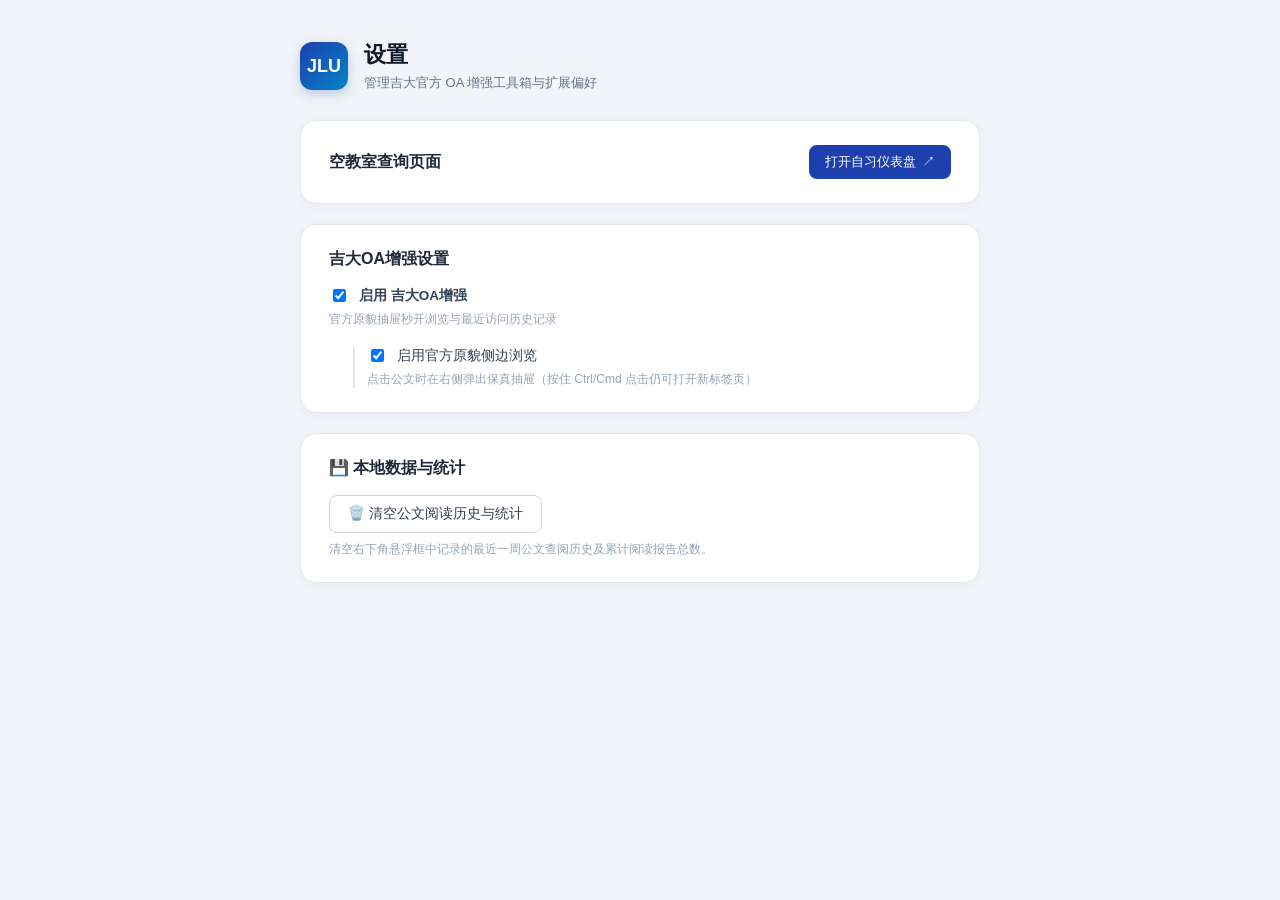
<file: options/options.html>
<!DOCTYPE html>
<html lang="zh-CN">

<head>
  <meta charset="UTF-8">
  <title>need_more_jlu - 高级自定义与偏好设置</title>
  <link rel="stylesheet" href="options.css">
</head>

<body>
  <div class="options-wrapper">
    <div class="options-header">
      <div class="logo-box">JLU</div>
      <div>
        <h1>设置</h1>
        <p>管理吉大官方 OA 增强工具箱与扩展偏好</p>
      </div>
    </div>

    <!-- Study Dashboard Navigation Card -->
    <div class="settings-card">
      <div style="display: flex; justify-content: space-between; align-items: center;">
        <h2 style="margin: 0;">空教室查询页面</h2>
        <a href="../dashboard/index.html" target="_blank" class="btn btn-primary" style="white-space: nowrap; text-decoration: none; display: inline-flex; align-items: center; gap: 6px; padding: 8px 16px; font-size: 13px;">
          <span>打开自习仪表盘</span>
          <span>↗</span>
        </a>
      </div>
    </div>

    <!-- OA Toolbox Settings -->
    <div class="settings-card">
      <h2>吉大OA增强设置</h2>
      <div class="form-group">
        <label class="checkbox-label" style="font-weight: 600;">
          <input type="checkbox" id="oa-tools-enabled" checked />
          <span>启用 吉大OA增强</span>
        </label>
        <span class="help-text">官方原貌抽屉秒开浏览与最近访问历史记录</span>
      </div>

      <div id="oa-sub-options"
        style="margin-left: 24px; padding-left: 12px; border-left: 2px solid #e2e8f0; margin-top: 12px; display: flex; flex-direction: column; gap: 16px;">
        <div class="form-group" style="margin-bottom: 0;">
          <label class="checkbox-label">
            <input type="checkbox" id="drawer-preview-enabled" checked />
            <span>启用官方原貌侧边浏览</span>
          </label>
          <span class="help-text">点击公文时在右侧弹出保真抽屉（按住 Ctrl/Cmd 点击仍可打开新标签页）</span>
        </div>
      </div>
    </div>

    <!-- Data Management Card -->
    <div class="settings-card">
      <h2>💾 本地数据与统计</h2>
      <div style="display: flex; gap: 12px; flex-wrap: wrap; align-items: center;">
        <button type="button" class="btn btn-secondary" id="btn-clear-history">🗑️ 清空公文阅读历史与统计</button>
      </div>
      <span class="help-text" style="margin-top: 8px;">清空右下角悬浮框中记录的最近一周公文查阅历史及累计阅读报告总数。</span>
    </div>
    </div>

    <!-- Dynamic Top Toast Notification -->
    <div id="toast-notification" class="toast-notification">
      <span class="toast-dot"></span>
      <span class="toast-message" id="toast-message">设置已保存</span>
    </div>
  </div>

  <script src="options.js"></script>
</body>

</html>
</file>
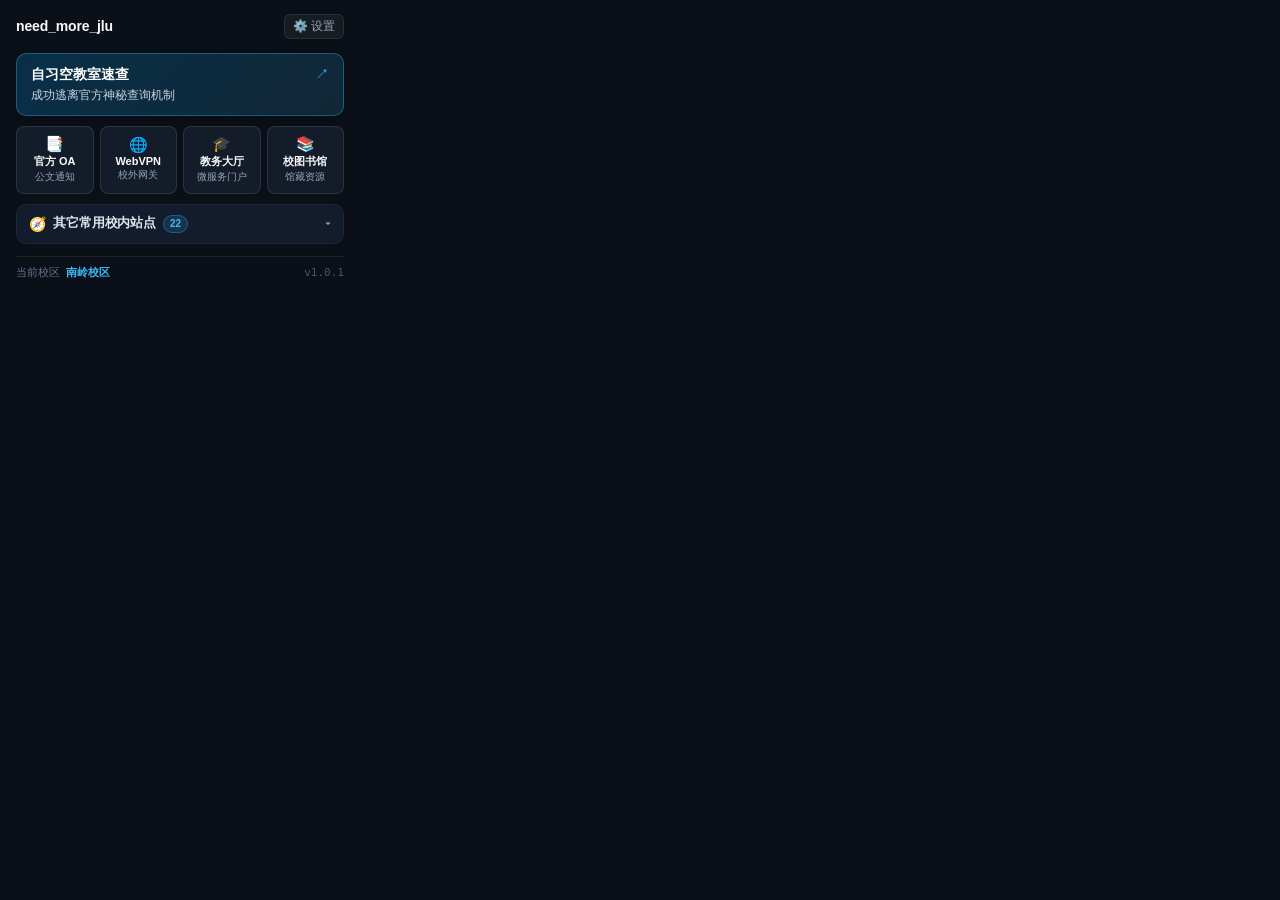
<file: popup/popup.html>
<!DOCTYPE html>
<html lang="zh-CN">

<head>
  <meta charset="UTF-8">
  <title>need_more_jlu</title>
  <link rel="stylesheet" href="popup.css">
</head>

<body>
  <div class="popup-container">
    <!-- Header -->
    <header class="popup-header">
      <div class="brand">
        <span class="brand-title">need_more_jlu</span>
      </div>
      <a href="../options/options.html" target="_blank" class="settings-link" title="扩展设置">⚙️ 设置</a>
    </header>

    <!-- Main Navigation Actions -->
    <div class="actions-group">
      <!-- 1. Classroom Study Dashboard -->
      <button class="action-card action-primary" id="btn-open-dashboard" title="打开自习空教室仪表盘">
        <div class="action-main">
          <div class="action-title-row">
            <span class="action-title">自习空教室速查</span>
            <span class="action-arrow">↗</span>
          </div>
          <div class="action-desc">成功逃离官方神秘查询机制</div>
        </div>
      </button>

      <!-- 2. Intranet Portals (OA / WebVPN / EMAP Home) -->
      <div class="action-row-grid">
        <!-- 2.1 Official OA -->
        <button class="action-mini-card" id="btn-open-oa" title="打开吉大官方 OA (自动感知直连/VPN)">
          <div class="action-mini-icon">📑</div>
          <div class="action-mini-title">官方 OA</div>
          <div class="action-mini-desc">公文通知</div>
        </button>

        <!-- 2.2 WebVPN Portal -->
        <button class="action-mini-card" id="btn-open-vpn" title="打开吉大校外 WebVPN 门户 (vpn.jlu.edu.cn)">
          <div class="action-mini-icon">🌐</div>
          <div class="action-mini-title">WebVPN</div>
          <div class="action-mini-desc">校外网关</div>
        </button>

        <!-- 2.3 EMAP Home Portal -->
        <button class="action-mini-card" id="btn-open-emap" title="打开吉大教务微服务办事大厅 (自动感知直连/VPN)">
          <div class="action-mini-icon">🎓</div>
          <div class="action-mini-title">教务大厅</div>
          <div class="action-mini-desc">微服务门户</div>
        </button>

        <!-- 2.4 Library Portal -->
        <button class="action-mini-card" id="btn-open-lib" title="打开吉林大学图书馆 (lib.jlu.edu.cn)">
          <div class="action-mini-icon">📚</div>
          <div class="action-mini-title">校图书馆</div>
          <div class="action-mini-desc">馆藏资源</div>
        </button>
      </div>

      <!-- 3. Campus Sites Expandable Directory -->
      <div class="portal-accordion" id="portalAccordion">
        <div class="accordion-header" id="btnToggleAccordion" title="点击展开/收起常用校内网站导航">
          <div class="accordion-title-box">
            <span class="accordion-icon">🧭</span>
            <span class="accordion-title">其它常用校内站点</span>
            <span class="portal-count-badge" id="portalCountBadge">22</span>
          </div>
          <span class="accordion-arrow" id="accordionArrow">▾</span>
        </div>

        <div class="accordion-body" id="accordionBody">
          <div class="search-box-wrapper">
            <input type="text" id="portalSearchInput" class="portal-search-input" placeholder="搜索网站名称或功能..."
              autocomplete="off" />
          </div>
          <div class="portal-list-scroll" id="portalList">
            <!-- 动态渲染网站卡片 -->
          </div>
          <div class="easter-egg-container" id="easterEggWrapper" title="点击体验百度吉大">
            <span class="easter-egg-text" id="easterEggText">话说，直接百度会不会更快...?</span>
          </div>
        </div>
      </div>
    </div>

    <!-- Campus & Status Footer -->
    <footer class="popup-footer">
      <div class="campus-indicator">
        <span class="campus-label">当前校区</span>
        <span class="campus-name" id="popupCampusName">南岭校区</span>
      </div>
      <span class="version-label" id="popupVersionLabel">v1.0.1</span>
    </footer>
  </div>

  <script type="module" src="popup.js"></script>
</body>

</html>
</file>
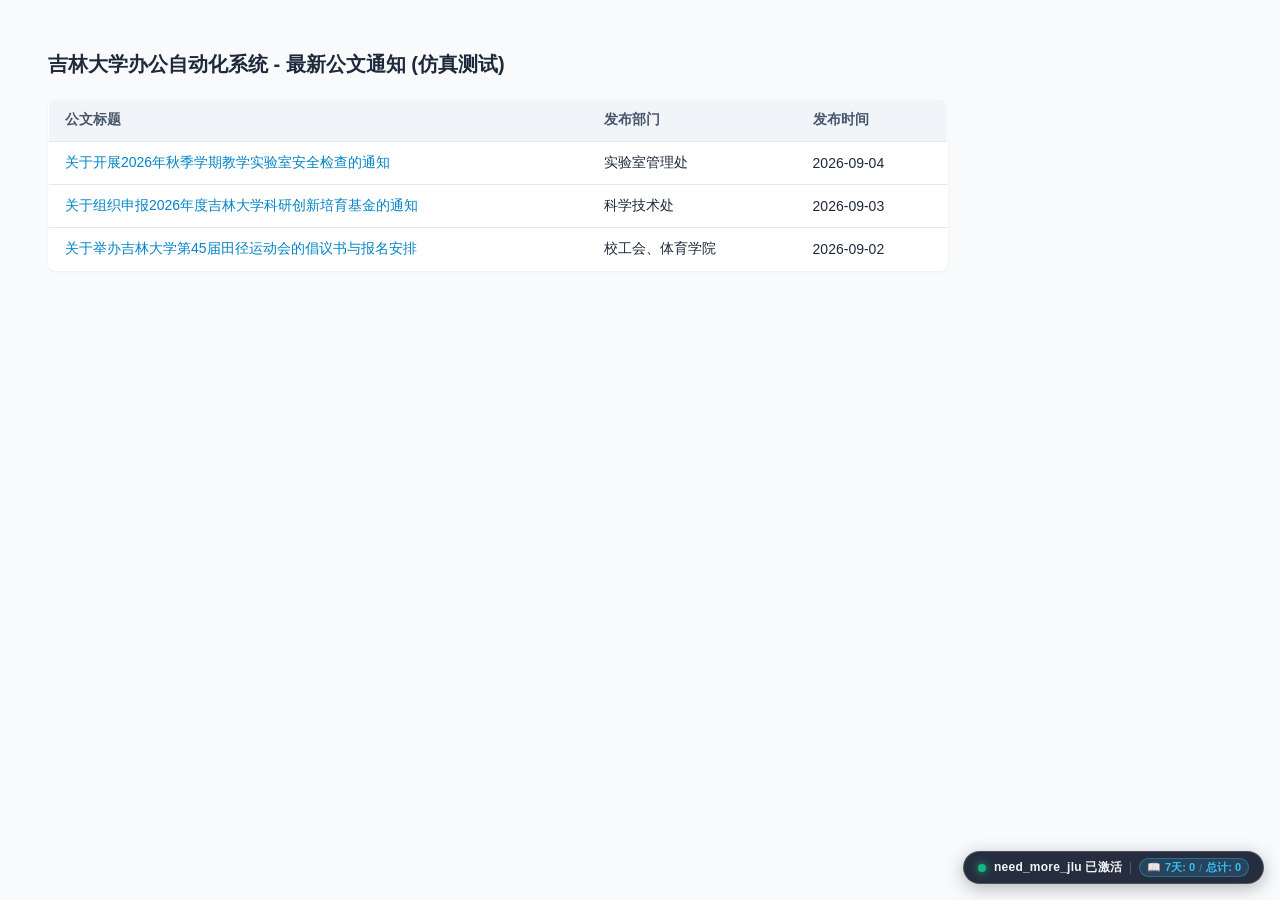
<file: test/oa_mock.html>
<!DOCTYPE html>
<html lang="zh-CN">
<head>
  <meta charset="UTF-8">
  <title>吉林大学办公自动化系统 (OA 仿真测试页)</title>
  <link rel="stylesheet" href="../content/inject.css">
  <style>
    body { font-family: -apple-system, BlinkMacSystemFont, "Segoe UI", Roboto, sans-serif; padding: 30px 40px; background: #f8fafc; color: #1e293b; }
    h1 { font-size: 20px; margin-bottom: 20px; }
    table { width: 100%; max-width: 900px; border-collapse: collapse; background: #fff; border: 1px solid #cbd5e1; border-radius: 8px; overflow: hidden; box-shadow: 0 1px 3px rgba(0,0,0,0.05); }
    th, td { padding: 12px 16px; border-bottom: 1px solid #e2e8f0; font-size: 14px; text-align: left; }
    th { background: #f1f5f9; color: #475569; font-weight: 600; }
    a { color: #0284c7; text-decoration: none; }
    a:hover { text-decoration: underline; }
  </style>
</head>
<body>
  <h1>吉林大学办公自动化系统 - 最新公文通知 (仿真测试)</h1>
  <table>
    <thead>
      <tr>
        <th style="width: 60%;">公文标题</th>
        <th>发布部门</th>
        <th>发布时间</th>
      </tr>
    </thead>
    <tbody>
      <tr>
        <td><a href="https://oa.jlu.edu.cn/defaultroot/PortalInformation!getInformation.action?id=99001">关于开展2026年秋季学期教学实验室安全检查的通知</a></td>
        <td>实验室管理处</td>
        <td>2026-09-04</td>
      </tr>
      <tr>
        <td><a href="https://oa.jlu.edu.cn/defaultroot/PortalInformation!getInformation.action?id=99002">关于组织申报2026年度吉林大学科研创新培育基金的通知</a></td>
        <td>科学技术处</td>
        <td>2026-09-03</td>
      </tr>
      <tr>
        <td><a href="https://oa.jlu.edu.cn/defaultroot/PortalInformation!getInformation.action?id=99003">关于举办吉林大学第45届田径运动会的倡议书与报名安排</a></td>
        <td>校工会、体育学院</td>
        <td>2026-09-02</td>
      </tr>
    </tbody>
  </table>

  <script src="../content/drawer.js"></script>
  <script src="../content/inject.js"></script>
</body>
</html>
</file>
<file: options/options.css>
/* options.css - need_more_jlu */

body {
  margin: 0;
  padding: 40px 20px;
  background-color: #f1f5f9;
  font-family: -apple-system, BlinkMacSystemFont, "Segoe UI", Roboto, "PingFang SC", sans-serif;
  color: #0f172a;
}

.options-wrapper {
  max-width: 680px;
  margin: 0 auto;
}

.options-header {
  display: flex;
  align-items: center;
  gap: 16px;
  margin-bottom: 28px;
}

.logo-box {
  width: 48px;
  height: 48px;
  background: linear-gradient(135deg, #1e40af, #0284c7);
  border-radius: 12px;
  display: flex;
  align-items: center;
  justify-content: center;
  color: #fff;
  font-weight: 800;
  font-size: 18px;
  box-shadow: 0 4px 12px rgba(30, 64, 175, 0.25);
}

.options-header h1 {
  margin: 0;
  font-size: 22px;
  font-weight: 700;
}

.options-header p {
  margin: 4px 0 0 0;
  font-size: 13px;
  color: #64748b;
}

.settings-card {
  background: #ffffff;
  border: 1px solid #e2e8f0;
  border-radius: 16px;
  padding: 24px 28px;
  margin-bottom: 20px;
  box-shadow: 0 2px 8px rgba(0, 0, 0, 0.04);
}

.settings-card h2 {
  margin: 0 0 16px 0;
  font-size: 16px;
  font-weight: 600;
  color: #1e293b;
}

.form-group {
  margin-bottom: 18px;
}

.form-group:last-child {
  margin-bottom: 0;
}

.form-group label {
  display: block;
  font-size: 13px;
  font-weight: 500;
  color: #475569;
  margin-bottom: 6px;
}

.form-control {
  width: 100%;
  padding: 9px 12px;
  border-radius: 8px;
  border: 1px solid #cbd5e1;
  font-size: 13.5px;
  box-sizing: border-box;
  outline: none;
  transition: border-color 0.2s, box-shadow 0.2s;
}

.form-control:focus {
  border-color: #0284c7;
  box-shadow: 0 0 0 3px rgba(2, 132, 199, 0.15);
}

.help-text {
  font-size: 12px;
  color: #94a3b8;
  margin-top: 4px;
  display: block;
}

.checkbox-label {
  display: flex !important;
  align-items: center;
  gap: 10px;
  cursor: pointer;
  font-size: 13.5px !important;
  color: #334155 !important;
}

.btn {
  padding: 9px 18px;
  font-size: 13.5px;
  font-weight: 500;
  border-radius: 8px;
  border: none;
  cursor: pointer;
  transition: all 0.2s;
}

.btn-primary {
  background: #1e40af;
  color: #ffffff;
}

.btn-primary:hover {
  background: #1d4ed8;
}

.btn-secondary {
  background: #ffffff;
  border: 1px solid #cbd5e1;
  color: #334155;
}

.btn-secondary:hover {
  background: #f8fafc;
}

.save-status {
  font-size: 13px;
  color: #10b981;
  margin-right: 12px;
  display: none;
}

/* Dynamic Top Notification Toast */
.toast-notification {
  position: fixed;
  top: 24px;
  left: 50%;
  transform: translateX(-50%) translateY(-50px);
  background: rgba(15, 23, 42, 0.94);
  backdrop-filter: blur(16px);
  -webkit-backdrop-filter: blur(16px);
  color: #ffffff;
  padding: 10px 22px;
  border-radius: 30px;
  font-size: 13.5px;
  font-weight: 500;
  display: flex;
  align-items: center;
  gap: 10px;
  box-shadow: 0 12px 32px rgba(0, 0, 0, 0.28), 0 0 0 1px rgba(255, 255, 255, 0.12);
  opacity: 0;
  pointer-events: none;
  transition: transform 0.35s cubic-bezier(0.16, 1, 0.3, 1), opacity 0.25s ease;
  z-index: 99999;
}

.toast-notification.show {
  opacity: 1;
  transform: translateX(-50%) translateY(0);
  pointer-events: auto;
}

.toast-dot {
  width: 8px;
  height: 8px;
  border-radius: 50%;
  background: #10b981;
  box-shadow: 0 0 8px #10b981;
  flex-shrink: 0;
}
</file>
<file: popup/popup.css>
/* popup.css - need_more_jlu minimalist & pragmatic popup */

* {
  box-sizing: border-box;
  margin: 0;
  padding: 0;
}

body {
  font-family: -apple-system, BlinkMacSystemFont, "Segoe UI", Roboto, "PingFang SC", "Hiragino Sans GB", "Microsoft YaHei", sans-serif;
  background-color: #0b0f17;
  color: #f1f5f9;
  width: 360px;
  line-height: 1.4;
}

.popup-container {
  padding: 14px 16px;
  display: flex;
  flex-direction: column;
  gap: 12px;
}

/* Header */
.popup-header {
  display: flex;
  justify-content: space-between;
  align-items: center;
  padding-bottom: 2px;
}

.brand {
  display: flex;
  align-items: center;
}

.brand-title {
  font-size: 14px;
  font-weight: 700;
  letter-spacing: -0.01em;
  color: #f8fafc;
}

.settings-link {
  font-size: 12px;
  color: #94a3b8;
  text-decoration: none;
  padding: 3px 8px;
  border-radius: 6px;
  background: rgba(255, 255, 255, 0.05);
  border: 1px solid rgba(255, 255, 255, 0.08);
  transition: all 0.15s ease;
}

.settings-link:hover {
  color: #38bdf8;
  background: rgba(56, 189, 248, 0.12);
  border-color: rgba(56, 189, 248, 0.3);
}

/* Actions Group */
.actions-group {
  display: flex;
  flex-direction: column;
  gap: 10px;
}

.action-card {
  width: 100%;
  border: none;
  cursor: pointer;
  border-radius: 10px;
  padding: 12px 14px;
  text-align: left;
  transition: all 0.18s ease;
  outline: none;
  font-family: inherit;
}

.action-primary {
  background: linear-gradient(135deg, rgba(2, 132, 199, 0.28) 0%, rgba(56, 189, 248, 0.14) 100%);
  border: 1px solid rgba(56, 189, 248, 0.35);
  box-shadow: 0 2px 10px rgba(0, 0, 0, 0.25);
}

.action-primary:hover {
  background: linear-gradient(135deg, rgba(2, 132, 199, 0.38) 0%, rgba(56, 189, 248, 0.22) 100%);
  border-color: #38bdf8;
  transform: translateY(-1px);
  box-shadow: 0 4px 16px rgba(56, 189, 248, 0.3);
}

.action-row-grid {
  display: grid;
  grid-template-columns: repeat(4, 1fr);
  gap: 6px;
}

.action-mini-card {
  display: flex;
  flex-direction: column;
  justify-content: center;
  align-items: center;
  text-align: center;
  padding: 9px 2px;
  background: rgba(30, 41, 59, 0.55);
  border: 1px solid rgba(255, 255, 255, 0.10);
  border-radius: 8px;
  cursor: pointer;
  transition: all 0.18s ease;
  outline: none;
  font-family: inherit;
  color: #f8fafc;
}

.action-mini-card:hover {
  background: rgba(30, 41, 59, 0.85);
  border-color: rgba(56, 189, 248, 0.4);
  transform: translateY(-1px);
  box-shadow: 0 4px 12px rgba(0, 0, 0, 0.3);
}

.action-mini-icon {
  font-size: 15px;
  margin-bottom: 3px;
  line-height: 1;
}

.action-mini-title {
  font-size: 11px;
  font-weight: 700;
  color: #f8fafc;
  white-space: nowrap;
}

.action-mini-desc {
  font-size: 9.5px;
  color: #94a3b8;
  margin-top: 2px;
  white-space: nowrap;
}

.action-main {
  display: flex;
  flex-direction: column;
  gap: 4px;
}

.action-title-row {
  display: flex;
  justify-content: space-between;
  align-items: center;
}

.action-title {
  font-size: 14px;
  font-weight: 700;
  color: #f8fafc;
}

.action-primary .action-title {
  color: #ffffff;
}

.action-arrow {
  font-size: 14px;
  color: #94a3b8;
  transition: transform 0.15s ease;
}

.action-primary .action-arrow {
  color: #38bdf8;
}

.action-card:hover .action-arrow {
  transform: translate(2px, -2px);
  color: #38bdf8;
}

.action-desc {
  font-size: 11.5px;
  color: #94a3b8;
}

.action-primary .action-desc {
  color: #cbd5e1;
}

/* ==========================================================================
   Campus Portals Expandable Directory (Accordion)
   ========================================================================== */

.portal-accordion {
  display: flex;
  flex-direction: column;
  background: rgba(15, 23, 42, 0.65);
  border: 1px solid rgba(255, 255, 255, 0.08);
  border-radius: 10px;
  overflow: hidden;
  transition: all 0.2s ease;
}

.portal-accordion:hover {
  border-color: rgba(56, 189, 248, 0.25);
}

.accordion-header {
  display: flex;
  justify-content: space-between;
  align-items: center;
  padding: 10px 12px;
  cursor: pointer;
  user-select: none;
  background: rgba(30, 41, 59, 0.4);
  transition: background 0.15s ease;
}

.accordion-header:hover {
  background: rgba(30, 41, 59, 0.7);
}

.accordion-title-box {
  display: flex;
  align-items: center;
  gap: 7px;
}

.accordion-icon {
  font-size: 14px;
  line-height: 1;
}

.accordion-title {
  font-size: 12.5px;
  font-weight: 600;
  color: #e2e8f0;
  letter-spacing: -0.01em;
}

.portal-count-badge {
  font-size: 10px;
  font-weight: 600;
  padding: 1px 6px;
  border-radius: 10px;
  background: rgba(56, 189, 248, 0.15);
  color: #38bdf8;
  border: 1px solid rgba(56, 189, 248, 0.3);
}

.accordion-arrow {
  font-size: 12px;
  color: #94a3b8;
  transition: transform 0.25s ease;
}

/* Accordion Open State */
.portal-accordion.expanded .accordion-arrow {
  transform: rotate(180deg);
  color: #38bdf8;
}

.accordion-body {
  display: none;
  flex-direction: column;
  padding: 10px 10px 8px;
  border-top: 1px solid rgba(255, 255, 255, 0.06);
  background: rgba(11, 15, 23, 0.4);
}

.portal-accordion.expanded .accordion-body {
  display: flex;
}

/* Search input */
.search-box-wrapper {
  margin-bottom: 8px;
}

.portal-search-input {
  width: 100%;
  padding: 7px 10px;
  font-size: 11.5px;
  color: #f1f5f9;
  background: rgba(15, 23, 42, 0.8);
  border: 1px solid rgba(255, 255, 255, 0.12);
  border-radius: 6px;
  outline: none;
  font-family: inherit;
  transition: all 0.15s ease;
}

.portal-search-input::placeholder {
  color: #64748b;
  font-size: 11px;
}

.portal-search-input:focus {
  border-color: #38bdf8;
  background: rgba(15, 23, 42, 0.95);
  box-shadow: 0 0 0 2px rgba(56, 189, 248, 0.2);
}

/* Portal List Scroll Area */
.portal-list-scroll {
  max-height: 250px;
  overflow-y: auto;
  padding-right: 2px;
  display: flex;
  flex-direction: column;
  gap: 6px;
  scrollbar-width: thin;
  scrollbar-color: rgba(56, 189, 248, 0.3) transparent;
}

.portal-list-scroll::-webkit-scrollbar {
  width: 4px;
}

.portal-list-scroll::-webkit-scrollbar-track {
  background: transparent;
}

.portal-list-scroll::-webkit-scrollbar-thumb {
  background: rgba(56, 189, 248, 0.25);
  border-radius: 4px;
}

.portal-list-scroll::-webkit-scrollbar-thumb:hover {
  background: rgba(56, 189, 248, 0.5);
}

/* Portal Card Item */
.portal-item-card {
  display: flex;
  align-items: center;
  gap: 9px;
  padding: 7px 8px;
  border-radius: 6px;
  background: rgba(30, 41, 59, 0.35);
  border: 1px solid rgba(255, 255, 255, 0.05);
  cursor: pointer;
  transition: all 0.15s ease;
}

.portal-item-card:hover {
  background: rgba(30, 41, 59, 0.75);
  border-color: rgba(56, 189, 248, 0.3);
  transform: translateX(2px);
}

.portal-item-icon {
  font-size: 14px;
  flex-shrink: 0;
  line-height: 1;
}

.portal-item-info {
  flex: 1;
  min-width: 0;
  display: flex;
  flex-direction: column;
  gap: 2px;
}

.portal-item-header {
  display: flex;
  align-items: baseline;
  gap: 6px;
  overflow: hidden;
}

.portal-item-name {
  font-size: 11.5px;
  font-weight: 600;
  color: #f1f5f9;
  white-space: nowrap;
  overflow: hidden;
  text-overflow: ellipsis;
}

.portal-item-card:hover .portal-item-name {
  color: #38bdf8;
}

.portal-item-url {
  font-size: 9.5px;
  color: #64748b;
  font-family: monospace;
  white-space: nowrap;
  overflow: hidden;
  text-overflow: ellipsis;
  flex-shrink: 1;
}

.portal-item-desc {
  font-size: 10px;
  color: #94a3b8;
  line-height: 1.35;
  display: -webkit-box;
  -webkit-line-clamp: 2;
  -webkit-box-orient: vertical;
  overflow: hidden;
}

.portal-item-action {
  font-size: 11px;
  color: #64748b;
  flex-shrink: 0;
  transition: all 0.15s ease;
}

.portal-item-card:hover .portal-item-action {
  color: #38bdf8;
  transform: translate(1px, -1px);
}

.portal-empty-hint {
  text-align: center;
  padding: 16px 0;
  font-size: 11px;
  color: #64748b;
}

/* Easter Egg */
.easter-egg-container {
  margin-top: 8px;
  padding-top: 8px;
  border-top: 1px dashed rgba(255, 255, 255, 0.08);
  text-align: center;
  cursor: pointer;
  user-select: none;
}

.easter-egg-text {
  display: inline-block;
  font-size: 10.5px;
  color: #64748b;
  font-style: italic;
  padding: 3px 8px;
  border-radius: 4px;
  transition: all 0.2s cubic-bezier(0.34, 1.56, 0.64, 1);
}

.easter-egg-container:hover .easter-egg-text {
  color: #f59e0b;
  background: rgba(245, 158, 11, 0.08);
  transform: scale(1.03);
  text-shadow: 0 0 8px rgba(245, 158, 11, 0.3);
}

.easter-egg-text.active {
  color: #38bdf8;
  background: rgba(56, 189, 248, 0.15);
  font-weight: 600;
  transform: scale(1.05);
}

/* Footer */
.popup-footer {
  display: flex;
  justify-content: space-between;
  align-items: center;
  padding-top: 8px;
  border-top: 1px solid rgba(255, 255, 255, 0.08);
  font-size: 11px;
}

.campus-indicator {
  display: flex;
  align-items: center;
  gap: 6px;
}

.campus-label {
  color: #64748b;
}

.campus-name {
  color: #38bdf8;
  font-weight: 600;
}

.version-label {
  color: #475569;
  font-family: monospace;
}
</file>
<file: content/inject.css>
/* ===================================================================
   need_more_jlu - Authentic OA Toolbox & Drawer Stylesheet
   Preserves 100% native official DOM while augmenting with:
   1. Slide-out genuine iframe drawer
   2. "上次看到这里" progress separator line
   3. Subtle hover enhancement
   =================================================================== */

/* Link Hover Micro-Effect */
.nmj-enhanced-link {
  transition: color 0.15s ease, text-shadow 0.15s ease;
  position: relative;
}

.nmj-enhanced-link:hover {
  color: #0284c7 !important;
  text-decoration: underline !important;
}

/* -------------------------------------------------------------
   已读公文明显标灰视觉增强
   ------------------------------------------------------------- */
a.nmj-notice-read,
a.nmj-notice-read *,
.nmj-notice-read,
.nmj-notice-read * {
  color: #94a3b8 !important;
}

tr.nmj-row-read td,
tr.nmj-row-read td * {
  color: #94a3b8 !important;
}

tr.nmj-row-read {
  background-color: #f8fafc !important;
}

/* 鼠标悬停时恢复生动清晰的交互状态 */
tr.nmj-row-read:hover td,
tr.nmj-row-read:hover td *,
a.nmj-notice-read:hover,
a.nmj-notice-read:hover * {
  color: #0284c7 !important;
}

/* 显眼的 [已读] 徽章 */
.nmj-read-badge {
  display: inline-flex !important;
  align-items: center !important;
  justify-content: center !important;
  font-size: 11px !important;
  color: #64748b !important;
  background-color: #e2e8f0 !important;
  border: 1px solid #cbd5e1 !important;
  padding: 0 5px !important;
  height: 18px !important;
  line-height: 1 !important;
  border-radius: 4px !important;
  margin-right: 6px !important;
  font-weight: 600 !important;
  user-select: none !important;
  vertical-align: 1px !important;
  text-decoration: none !important;
}


/* -------------------------------------------------------------
   Slide-out Authentic Native Drawer
   ------------------------------------------------------------- */
#nmj-drawer-root {
  position: fixed;
  top: 0;
  left: 0;
  width: 100%;
  height: 100%;
  pointer-events: none;
  z-index: 9999999;
  font-family: -apple-system, BlinkMacSystemFont, "Segoe UI", Roboto, "Microsoft YaHei", sans-serif;
}

#nmj-drawer-overlay {
  position: fixed;
  top: 0;
  left: 0;
  width: 100%;
  height: 100%;
  background: rgba(15, 23, 42, 0.5);
  backdrop-filter: blur(4px);
  -webkit-backdrop-filter: blur(4px);
  opacity: 0;
  visibility: hidden;
  transition: opacity 0.25s ease, visibility 0.25s ease;
  pointer-events: auto;
}

#nmj-drawer-overlay.active {
  opacity: 1 !important;
  visibility: visible !important;
  display: block !important;
}

#nmj-drawer {
  position: fixed;
  top: 0;
  right: 0;
  width: 820px;
  min-width: 460px;
  max-width: 96vw;
  height: 100%;
  background: #ffffff;
  box-shadow: -12px 0 40px rgba(0, 0, 0, 0.35);
  transform: translateX(100%);
  transition: transform 0.28s cubic-bezier(0.16, 1, 0.3, 1);
  pointer-events: auto;
  display: flex;
  flex-direction: column;
  z-index: 10000000;
}

#nmj-drawer.active {
  transform: translateX(0) !important;
  display: flex !important;
  visibility: visible !important;
  opacity: 1 !important;
}

/* Draggable Resizer Handle on Left Edge */
.nmj-drawer-resizer {
  position: absolute;
  top: 0;
  left: -14px;
  width: 24px;
  height: 100%;
  cursor: col-resize;
  z-index: 9999;
  display: flex;
  align-items: center;
  justify-content: flex-start;
  transition: background 0.15s ease;
}

.nmj-drawer-resizer:hover,
body.nmj-is-resizing .nmj-drawer-resizer {
  background: rgba(2, 132, 199, 0.08);
}

/* Obvious Tactile Floating Pull-Tab Handle */
.resizer-handle-pill {
  width: 14px;
  height: 64px;
  border-radius: 8px 0 0 8px;
  background: #ffffff;
  border: 1px solid #cbd5e1;
  border-right: none;
  box-shadow: -4px 0 12px rgba(0, 0, 0, 0.15);
  display: flex;
  align-items: center;
  justify-content: center;
  gap: 2px;
  cursor: col-resize;
  transition: all 0.2s cubic-bezier(0.4, 0, 0.2, 1);
  position: absolute;
  left: 0;
}

.resizer-bar-line {
  width: 2px;
  height: 24px;
  background-color: #94a3b8;
  border-radius: 2px;
  transition: background-color 0.2s, height 0.2s;
}

.nmj-drawer-resizer:hover .resizer-handle-pill,
body.nmj-is-resizing .resizer-handle-pill {
  background: #f0f9ff;
  border-color: #0284c7;
  box-shadow: -6px 0 16px rgba(2, 132, 199, 0.4);
  width: 16px;
  height: 80px;
}

.nmj-drawer-resizer:hover .resizer-bar-line,
body.nmj-is-resizing .resizer-bar-line {
  background-color: #0284c7;
  height: 32px;
}

body.nmj-is-resizing {
  cursor: col-resize !important;
  user-select: none !important;
}

/* Tip in Drawer Header */
.nmj-tip-drag {
  font-size: 11px;
  color: #64748b;
  background: #f1f5f9;
  padding: 3px 8px;
  border-radius: 4px;
  border: 1px dashed #cbd5e1;
}

/* Drawer Header */
.nmj-drawer-header {
  display: flex;
  justify-content: space-between;
  align-items: center;
  padding: 12px 20px;
  background: #f8fafc;
  border-bottom: 1px solid #e2e8f0;
  flex-shrink: 0;
}

.nmj-drawer-header-left {
  display: flex;
  align-items: center;
  gap: 12px;
}

.nmj-btn {
  display: inline-flex;
  align-items: center;
  gap: 6px;
  padding: 6px 14px;
  border-radius: 6px;
  font-size: 13px;
  font-weight: 600;
  cursor: pointer;
  border: 1px solid #cbd5e1;
  background: #ffffff;
  color: #334155;
  text-decoration: none;
  transition: background 0.15s ease, border-color 0.15s ease;
}

.nmj-btn:hover {
  background: #f1f5f9;
  border-color: #94a3b8;
  color: #0f172a;
}

.nmj-btn-close-drawer {
  background: #fee2e2;
  color: #991b1b;
  border-color: #fca5a5;
}

.nmj-btn-close-drawer:hover {
  background: #fecaca;
  color: #7f1d1d;
}

.nmj-tag-authentic {
  font-size: 12px;
  font-weight: 600;
  color: #0284c7;
  background: #e0f2fe;
  padding: 4px 10px;
  border-radius: 20px;
  border: 1px solid #bae6fd;
}

.nmj-btn-native-tab {
  color: #0284c7;
  border-color: #7dd3fc;
}

.nmj-btn-native-tab:hover {
  background: #f0f9ff;
}

/* Drawer Frame Wrap */
.nmj-drawer-frame-wrap {
  flex: 1;
  position: relative;
  width: 100%;
  height: 100%;
  overflow: hidden;
  background: #ffffff;
}

#nmj-drawer-iframe {
  width: 100%;
  height: 100%;
  border: none;
  background: #ffffff;
}

.nmj-frame-loading {
  position: absolute;
  top: 0;
  left: 0;
  width: 100%;
  height: 100%;
  background: rgba(255, 255, 255, 0.9);
  display: flex;
  flex-direction: column;
  align-items: center;
  justify-content: center;
  gap: 12px;
  color: #64748b;
  font-size: 13px;
  font-weight: 600;
  z-index: 10;
}

.nmj-loading-sleepy {
  width: 80px;
  height: auto;
  border-radius: 14px;
  box-shadow: 0 4px 16px rgba(0, 0, 0, 0.12);
  animation: nmjFloatSleepy 2.5s ease-in-out infinite;
  user-select: none;
}

@keyframes nmjFloatSleepy {
  0%, 100% { transform: translateY(0); }
  50% { transform: translateY(-4px); }
}

/* -------------------------------------------------------------
   Discreet Bottom-Right Status Pill & History Flyout
   ------------------------------------------------------------- */
#nmj-discreet-status {
  position: fixed;
  bottom: 16px;
  right: 16px;
  z-index: 999999;
  pointer-events: auto;
  font-family: -apple-system, BlinkMacSystemFont, "Segoe UI", Roboto, "PingFang SC", "Microsoft YaHei", sans-serif;
}

.nmj-status-pill {
  display: flex;
  align-items: center;
  gap: 8px;
  padding: 6px 14px;
  background: rgba(15, 23, 42, 0.9);
  backdrop-filter: blur(12px);
  -webkit-backdrop-filter: blur(12px);
  border: 1px solid rgba(255, 255, 255, 0.18);
  border-radius: 20px;
  box-shadow: 0 4px 18px rgba(0, 0, 0, 0.28);
  color: #f1f5f9;
  font-size: 12px;
  font-weight: 600;
  user-select: none;
  transition: all 0.2s cubic-bezier(0.16, 1, 0.3, 1);
  cursor: pointer;
}

.nmj-status-pill:hover,
.nmj-status-pill.active {
  transform: translateY(-2px);
  border-color: #38bdf8;
  box-shadow: 0 6px 22px rgba(2, 132, 199, 0.35);
}

.nmj-status-dot {
  width: 8px;
  height: 8px;
  background: #10b981;
  border-radius: 50%;
  box-shadow: 0 0 8px #10b981;
  flex-shrink: 0;
}

.nmj-status-label {
  letter-spacing: 0.02em;
}

.nmj-status-divider {
  width: 1px;
  height: 12px;
  background: rgba(255, 255, 255, 0.2);
}

.nmj-status-count-badge {
  display: inline-flex;
  align-items: center;
  gap: 4px;
  background: rgba(56, 189, 248, 0.16);
  color: #38bdf8;
  padding: 1px 7px;
  border-radius: 10px;
  font-size: 11px;
  font-weight: 700;
  border: 1px solid rgba(56, 189, 248, 0.35);
}

/* History Flyout Panel */
.nmj-history-popup {
  position: absolute;
  bottom: 40px;
  right: 0;
  width: 380px;
  max-width: 90vw;
  background: rgba(15, 23, 42, 0.95);
  backdrop-filter: blur(20px);
  -webkit-backdrop-filter: blur(20px);
  border: 1px solid rgba(255, 255, 255, 0.15);
  border-radius: 14px;
  box-shadow: 0 16px 40px -4px rgba(0, 0, 0, 0.45), 0 0 0 1px rgba(255, 255, 255, 0.08);
  display: none;
  flex-direction: column;
  overflow: hidden;
  animation: nmjFlyoutIn 0.22s cubic-bezier(0.16, 1, 0.3, 1);
  z-index: 1000000;
}

.nmj-history-popup.open {
  display: flex;
}

@keyframes nmjFlyoutIn {
  from {
    opacity: 0;
    transform: translateY(10px) scale(0.97);
  }
  to {
    opacity: 1;
    transform: translateY(0) scale(1);
  }
}

.nmj-history-header {
  display: flex;
  justify-content: space-between;
  align-items: center;
  padding: 12px 16px;
  border-bottom: 1px solid rgba(255, 255, 255, 0.1);
  background: rgba(255, 255, 255, 0.03);
}

.nmj-history-title {
  font-size: 13.5px;
  font-weight: 700;
  color: #f8fafc;
  display: flex;
  align-items: center;
  gap: 6px;
}

.nmj-history-badge-week {
  font-size: 10.5px;
  background: rgba(148, 163, 184, 0.15);
  color: #94a3b8;
  padding: 1px 6px;
  border-radius: 4px;
  font-weight: normal;
}

.nmj-history-actions {
  display: flex;
  align-items: center;
  gap: 8px;
}

.nmj-history-btn-icon {
  background: transparent;
  border: none;
  color: #94a3b8;
  cursor: pointer;
  padding: 4px 6px;
  border-radius: 6px;
  font-size: 12px;
  transition: all 0.15s ease;
  display: inline-flex;
  align-items: center;
  gap: 4px;
}

.nmj-history-btn-icon:hover {
  background: rgba(255, 255, 255, 0.1);
  color: #f1f5f9;
}

.nmj-history-btn-icon.clear:hover {
  background: rgba(239, 68, 68, 0.2);
  color: #f87171;
}

/* Stats Summary Row */
.nmj-history-stats-bar {
  display: flex;
  justify-content: space-between;
  align-items: center;
  padding: 8px 16px;
  background: rgba(2, 132, 199, 0.12);
  border-bottom: 1px solid rgba(2, 132, 199, 0.25);
  font-size: 12px;
  color: #bae6fd;
}

.nmj-stat-highlight {
  font-family: monospace;
  font-weight: 800;
  color: #38bdf8;
  font-size: 13px;
}

/* History Items List */
.nmj-history-list {
  max-height: 360px;
  overflow-y: auto;
  padding: 6px 8px;
  display: flex;
  flex-direction: column;
  gap: 4px;
}

.nmj-history-list::-webkit-scrollbar {
  width: 5px;
}

.nmj-history-list::-webkit-scrollbar-thumb {
  background: rgba(255, 255, 255, 0.2);
  border-radius: 4px;
}

.nmj-history-item {
  display: flex;
  flex-direction: column;
  gap: 4px;
  padding: 9px 12px;
  border-radius: 8px;
  background: rgba(255, 255, 255, 0.04);
  border: 1px solid transparent;
  cursor: pointer;
  transition: all 0.15s ease;
  text-decoration: none;
}

.nmj-history-item:hover {
  background: rgba(56, 189, 248, 0.12);
  border-color: rgba(56, 189, 248, 0.35);
  transform: translateX(2px);
}

.nmj-history-item-title {
  color: #e2e8f0;
  font-size: 12.5px;
  font-weight: 600;
  line-height: 1.4;
  overflow: hidden;
  text-overflow: ellipsis;
  display: -webkit-box;
  -webkit-line-clamp: 2;
  -webkit-box-orient: vertical;
}

.nmj-history-item:hover .nmj-history-item-title {
  color: #38bdf8;
}

.nmj-history-item-meta {
  display: flex;
  justify-content: space-between;
  align-items: center;
  font-size: 11px;
  color: #94a3b8;
}

.nmj-history-item-time {
  display: flex;
  align-items: center;
  gap: 4px;
}

.nmj-history-item-action {
  color: #38bdf8;
  opacity: 0;
  transition: opacity 0.15s;
}

.nmj-history-item:hover .nmj-history-item-action {
  opacity: 1;
}

.nmj-history-empty {
  padding: 36px 16px;
  text-align: center;
  color: #94a3b8;
  font-size: 12.5px;
  line-height: 1.6;
}

.nmj-history-empty-icon {
  font-size: 32px;
  margin-bottom: 8px;
  display: block;
}
</file>
